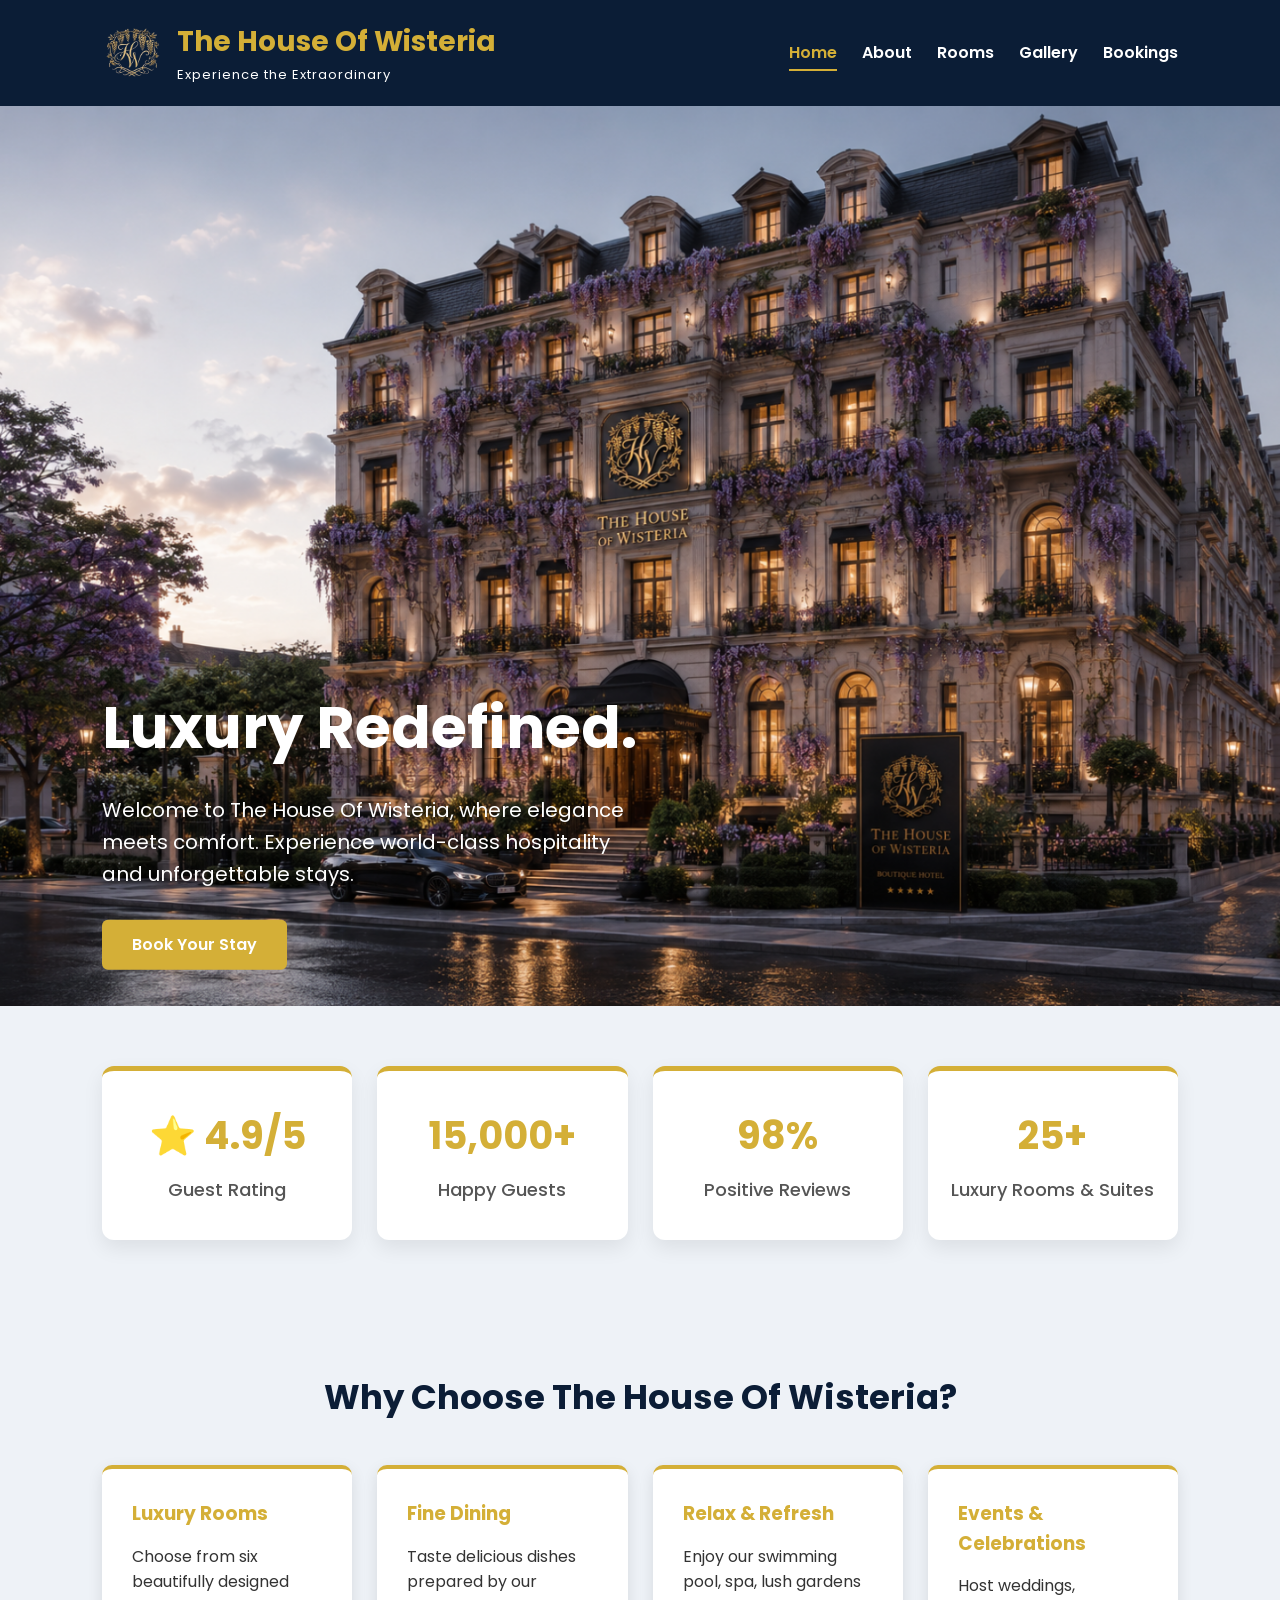
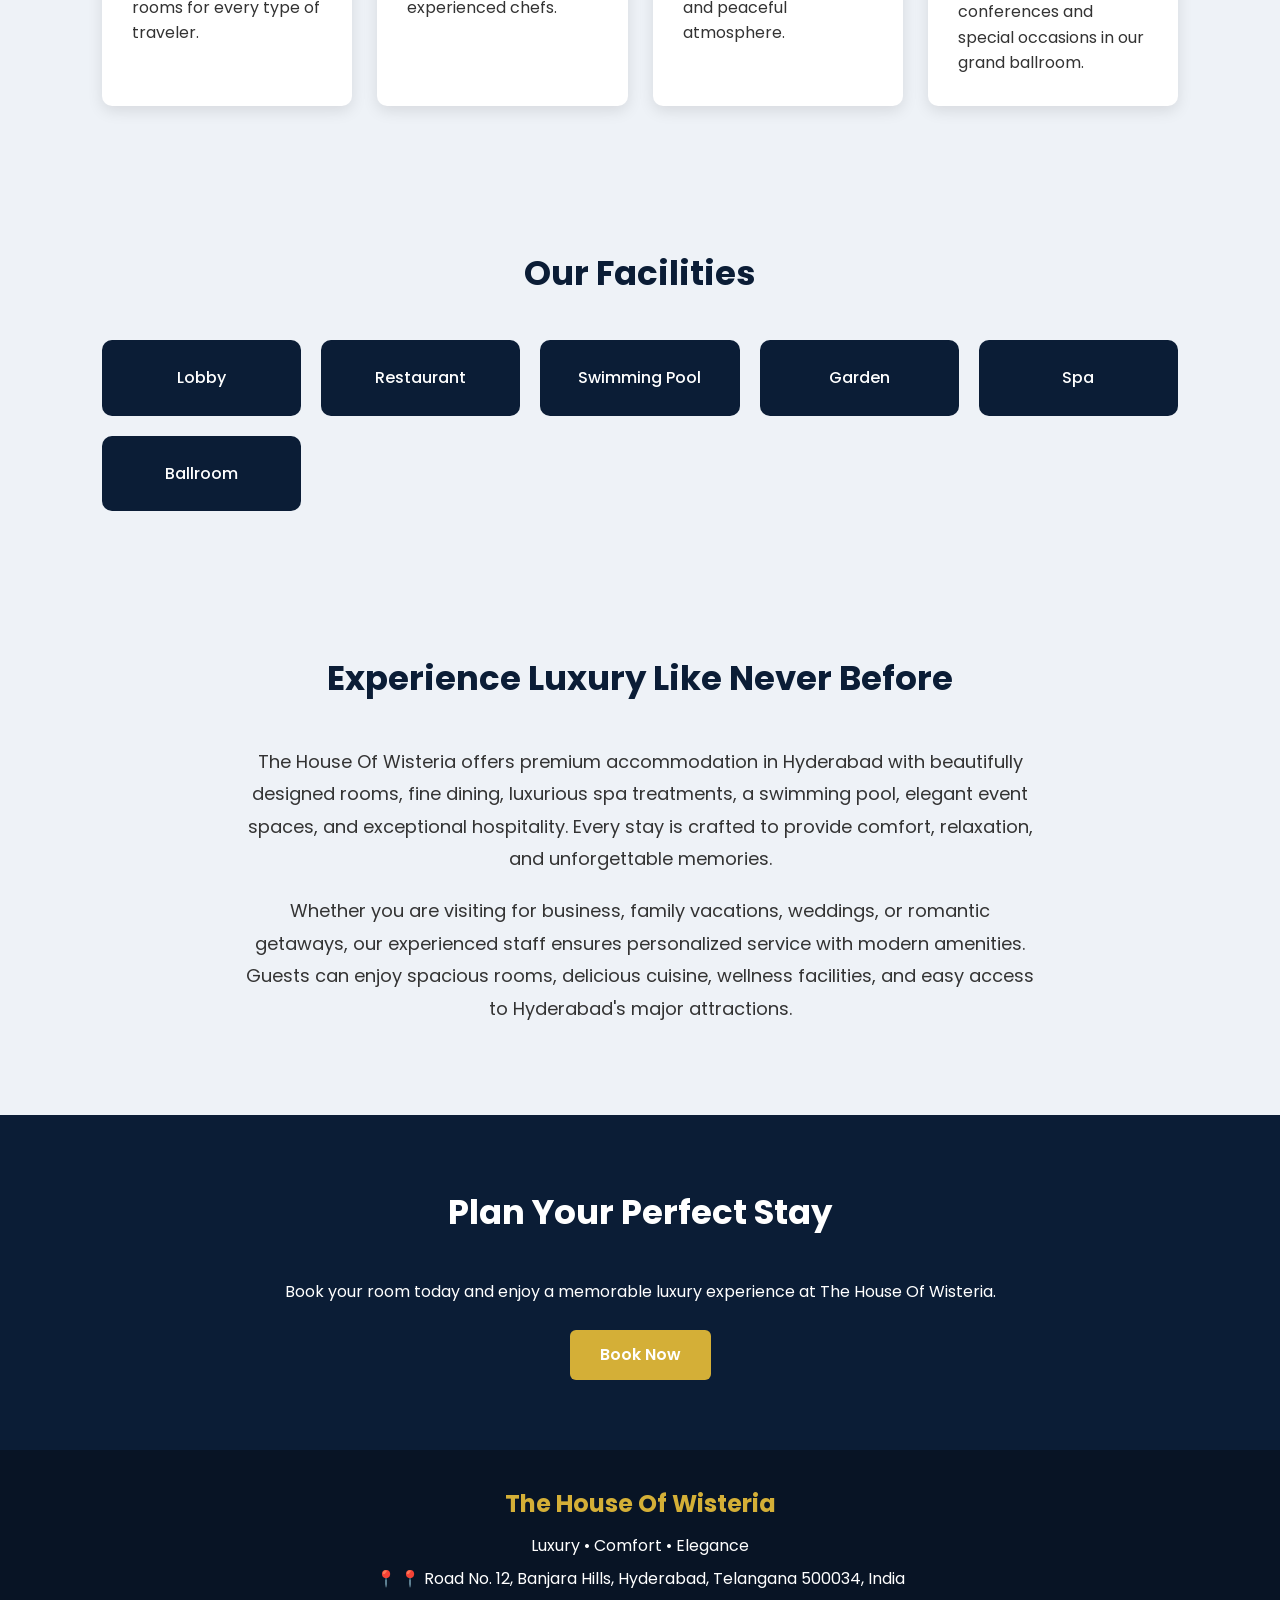
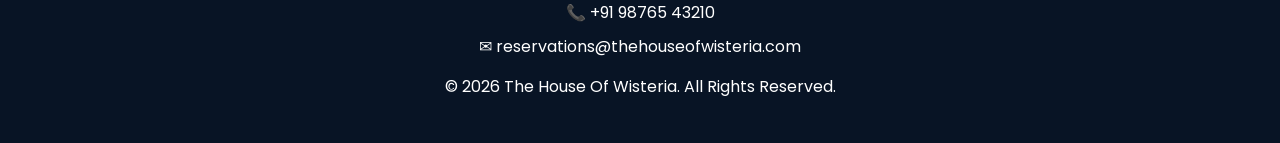
<file: index.html>
<!DOCTYPE html>
<html lang="en">

<head>
    <meta charset="UTF-8">
    <meta name="viewport" content="width=device-width, initial-scale=1.0">
    <title>The House Of Wisteria | Luxury Hotel, Spa & Ballroom in Hyderabad</title>
    <meta name="description"
        content="Experience luxury at The House Of Wisteria in Hyderabad. Elegant rooms, fine dining, spa, swimming pool, ballroom and premium hospitality.">
    <meta name="keywords"
        content="Luxury Hotel Hyderabad, The House Of Wisteria, Hotel Booking, Deluxe rooms, Spa, Ballroom">
    <link rel="canonical" href="https://the-house-of-wisteria.netlify.app/">
    <meta property="og:title" content="The House Of Wisteria">
    <meta property="og:description" content="Luxury Hotel in Hyderabad">
    <meta property="og:image" content="https://the-house-of-wisteria.netlify.app/images/hotel exterior.png">
    <meta property="og:type" content="website">
    <meta name="twitter:card" content="summary_large_image">
    <meta name="twitter:title" content="The House Of Wisteria">
    <meta name="twitter:description" content="Luxury Hotel in Hyderabad">
    <link rel="stylesheet" href="css/style.css">
    <script type="application/ld+json">
    {
      "@context":"https://schema.org",
      "@type":"Hotel",
      "name":"The House Of Wisteria",
      "telephone":"+91 98765 43210",
      "url":"https://the-house-of-wisteria.netlify.app/"
    }
    </script>
</head>

<body>

<header>
<div class="logo">
    <a href="index.html">
        <img src="images/logo.png" alt="The House Of Wisteria Logo">
    </a>
    <div class="logo-text">
        <h2>The House Of Wisteria</h2>
        <p>Experience the Extraordinary</p>
    </div>
</div>

<nav>
<ul>
<li><a href="index.html" class="active">Home</a></li>
<li><a href="about.html">About</a></li>
<li><a href="rooms.html">Rooms</a></li>
<li><a href="gallery.html">Gallery</a></li>
<li><a href="booking.html">Bookings</a></li>
</ul>
</nav> 

<div class="menu-btn" onclick="toggleMenu()">
☰
</div>
</header>

<section class="hero">
    <img src="images/hotel exterior.png" alt="The House Of Wisteria Hotel">
    <div class="hero-overlay">
        <h1>Luxury Redefined.</h1>
        <p>
            Welcome to The House Of Wisteria, where elegance meets comfort.
            Experience world-class hospitality and unforgettable stays.
        </p>
        <a href="booking.html" class="btn">
            Book Your Stay
        </a>
    </div>
</section>

<!-- Trust / Statistics Section -->

<section class="stats">
    <div class="stat-box">
        <h2>⭐ 4.9/5</h2>
        <p>Guest Rating</p>
    </div>
    <div class="stat-box">
        <h2>15,000+</h2>
        <p>Happy Guests</p>
    </div>
    <div class="stat-box">
        <h2>98%</h2>
        <p>Positive Reviews</p>
    </div>
    <div class="stat-box">
        <h2>25+</h2>
        <p>Luxury Rooms & Suites</p>
    </div>
</section>

<section class="highlights">
<h2>Why Choose The House Of Wisteria?</h2>
<div class="cards">
<div class="card">
<h3>Luxury Rooms</h3>
<p>
Choose from six beautifully designed rooms for every type of traveler.
</p>
</div>
<div class="card">
<h3>Fine Dining</h3>
<p>
Taste delicious dishes prepared by our experienced chefs.
</p>
</div>
<div class="card">
<h3>Relax & Refresh</h3>
<p>
Enjoy our swimming pool, spa, lush gardens and peaceful atmosphere.
</p>
</div>
<div class="card">
<h3>Events & Celebrations</h3>
<p>
Host weddings, conferences and special occasions in our grand ballroom.
</p>
</div>
</div>
</section>

<section class="facilities">
<h2>Our Facilities</h2>
<div class="facility-list">
<div class="facility">Lobby</div>
<div class="facility">Restaurant</div>
<div class="facility">Swimming Pool</div>
<div class="facility">Garden</div>
<div class="facility">Spa</div>
<div class="facility">Ballroom</div>
</div>
</section>

<section class="about-home">
<h2>Experience Luxury Like Never Before</h2>
<p>
The House Of Wisteria offers premium accommodation in Hyderabad with beautifully designed rooms, fine dining, luxurious spa treatments, a swimming pool, elegant event spaces, and exceptional hospitality. Every stay is crafted to provide comfort, relaxation, and unforgettable memories.
</p>
<p>
Whether you are visiting for business, family vacations, weddings, or romantic getaways, our experienced staff ensures personalized service with modern amenities. Guests can enjoy spacious rooms, delicious cuisine, wellness facilities, and easy access to Hyderabad's major attractions.
</p>
</section>

<section class="cta">
<h2>Plan Your Perfect Stay</h2>
<p>
Book your room today and enjoy a memorable luxury experience at The House Of Wisteria.
</p>
<a href="booking.html" class="btn">Book Now</a>
</section>

<footer>
    <div class="footer-content">
        <h2>The House Of Wisteria</h2>
        <p>Luxury • Comfort • Elegance</p>
        <p>
            📍 📍 Road No. 12,
Banjara Hills,
Hyderabad,
Telangana 500034,
India
        </p>
        <p>
            📞 +91 98765 43210
        </p>
        <p>
            ✉ reservations@thehouseofwisteria.com
        </p>
        <p style="margin-top:15px;">
            © 2026 The House Of Wisteria. All Rights Reserved.
        </p>
    </div>
</footer>

<script src="js/script.js"></script>

<!--Start of Tawk.to Script-->
<script type="text/javascript">
var Tawk_API=Tawk_API||{}, Tawk_LoadStart=new Date();
(function(){
var s1=document.createElement("script"),s0=document.getElementsByTagName("script")[0];
s1.async=true;
s1.src='https://embed.tawk.to/6a45f58adb3b401d4891ce1b/1jsgke9un';
s1.charset='UTF-8';
s1.setAttribute('crossorigin','*');
s0.parentNode.insertBefore(s1,s0);
})();
</script>
<!--End of Tawk.to Script-->

</body>
</html>
</file>
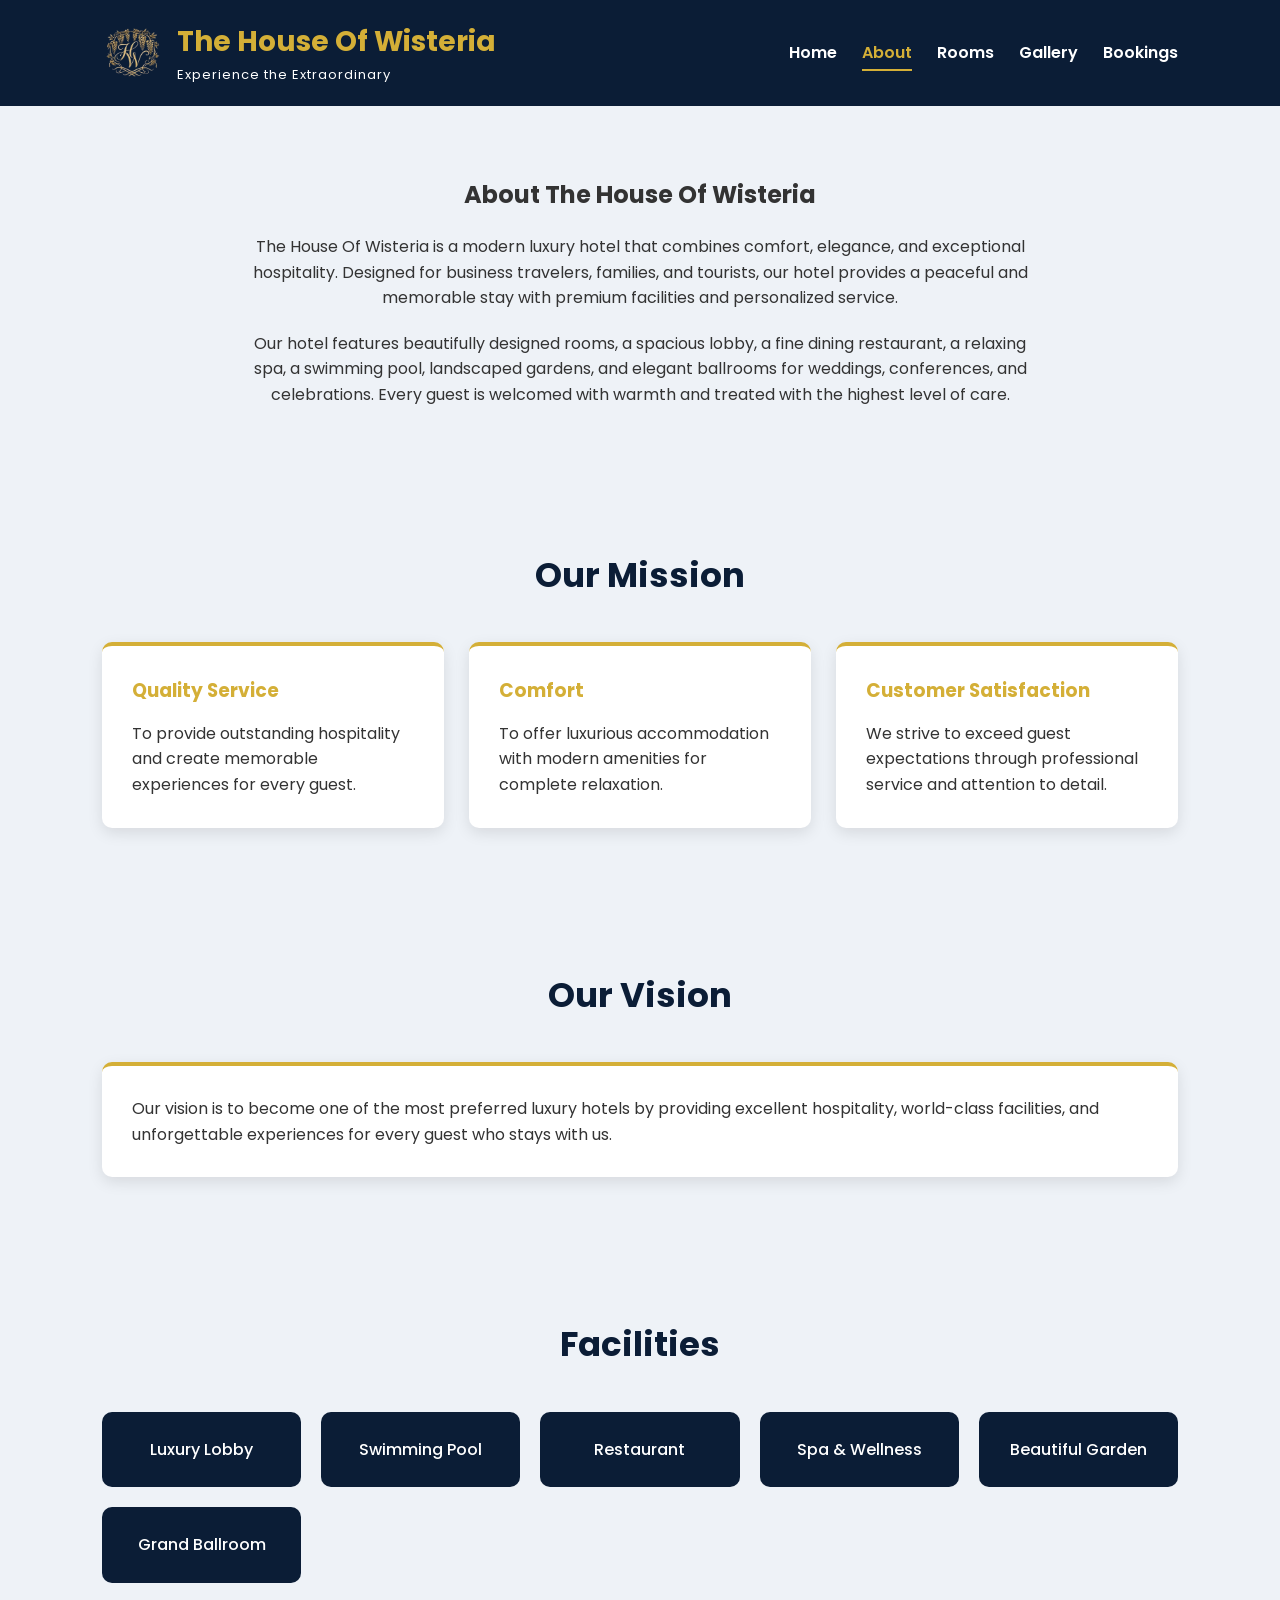
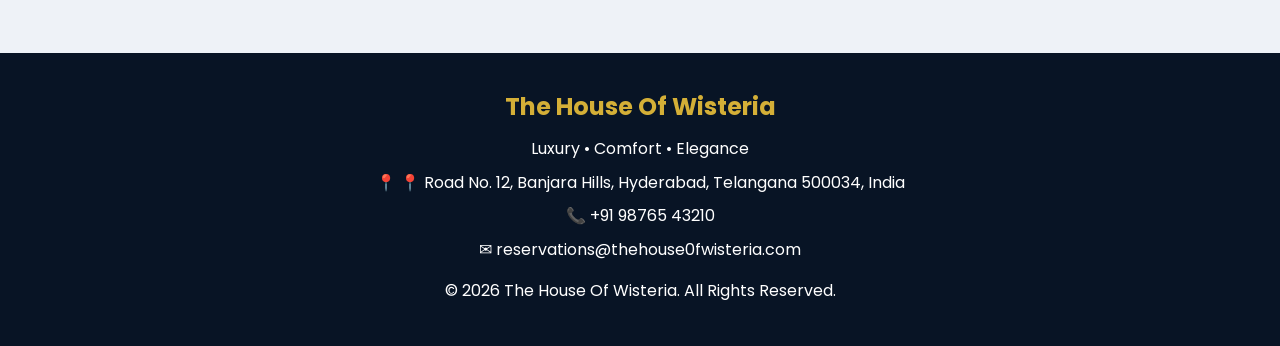
<file: about.html>
<!DOCTYPE html>
<html lang="en">

<head>
    <meta charset="UTF-8">
    <meta name="viewport" content="width=device-width, initial-scale=1.0">
    <title>The House Of Wisteria | Luxury Hotel, Spa & Ballroom in Hyderabad</title>
    <meta name="description"
        content="Experience luxury at The House Of Wisteria in Hyderabad. Elegant rooms, fine dining, spa, swimming pool, ballroom and premium hospitality.">
    <meta name="keywords"
        content="Luxury Hotel Hyderabad, The House Of Wisteria, Hotel Booking, Deluxe rooms, Spa, Ballroom">
    <link rel="canonical" href="https://the-house-of-wisteria.netlify.app/">
    <meta property="og:title" content="The House Of Wisteria">
    <meta property="og:description" content="Luxury Hotel in Hyderabad">
    <meta property="og:image" content="https://the-house-of-wisteria.netlify.app/images/hotel exterior.png">
    <meta property="og:type" content="website">
    <meta name="twitter:card" content="summary_large_image">
    <meta name="twitter:title" content="The House Of Wisteria">
    <meta name="twitter:description" content="Luxury Hotel in Hyderabad">
    <link rel="stylesheet" href="css/style.css">
    <script type="application/ld+json">
    {
      "@context":"https://schema.org",
      "@type":"Hotel",
      "name":"The House Of Wisteria",
      "telephone":"+91 98765 43210",
      "url":"https://the-house-of-wisteria.netlify.app/"
    }
    </script>
</head>


<body>

<header>
     <div class="logo">
        <img src="images/logo.png" alt="The House Of Wisteria Logo">
        <div class="logo-text">
        <h2>The House Of Wisteria</h2>
        <p>Experience the Extraordinary</p>
    </div></div>
    <nav>
        <ul>
            <li><a href="index.html">Home</a></li>
            <li><a href="about.html" class="active">About</a></li>
            <li><a href="rooms.html">Rooms</a></li>
            <li><a href="gallery.html">Gallery</a></li>
            <li><a href="booking.html">Bookings</a></li>
        </ul>
    </nav>
    <div class="menu-btn" onclick="toggleMenu()">
        ☰
    </div>
</header>

<section class="about-content">
    <h1>About The House Of Wisteria</h1>
    <p>
        The House Of Wisteria is a modern luxury hotel that combines comfort, elegance, and exceptional hospitality.
        Designed for business travelers, families, and tourists, our hotel provides a peaceful and memorable stay
        with premium facilities and personalized service.
    </p>
    <p>
        Our hotel features beautifully designed rooms, a spacious lobby, a fine dining restaurant, a relaxing spa,
        a swimming pool, landscaped gardens, and elegant ballrooms for weddings, conferences, and celebrations.
        Every guest is welcomed with warmth and treated with the highest level of care.
    </p>
</section>

<section>
    <h2>Our Mission</h2>
    <div class="cards">
        <div class="card">
            <h3>Quality Service</h3>
            <p>
                To provide outstanding hospitality and create memorable experiences for every guest.
            </p>
        </div>
        <div class="card">
            <h3>Comfort</h3>
            <p>
                To offer luxurious accommodation with modern amenities for complete relaxation.
            </p>
        </div>
        <div class="card">
            <h3>Customer Satisfaction</h3>
            <p>
                We strive to exceed guest expectations through professional service and attention to detail.
            </p>
        </div>
    </div>
</section>

<section>
    <h2>Our Vision</h2>
    <div class="card">
        <p>
            Our vision is to become one of the most preferred luxury hotels by providing excellent hospitality,
            world-class facilities, and unforgettable experiences for every guest who stays with us.
        </p>
    </div>
</section>

<section>
    <h2>Facilities</h2>
    <div class="facility-list">
        <div class="facility">Luxury Lobby</div>
        <div class="facility">Swimming Pool</div>
        <div class="facility">Restaurant</div>
        <div class="facility">Spa & Wellness</div>
        <div class="facility">Beautiful Garden</div>
        <div class="facility">Grand Ballroom</div>
    </div>
</section>

<footer>
    <div class="footer-content">
        <h2>The House Of Wisteria</h2>
        <p>Luxury • Comfort • Elegance</p>
        <p>
            📍 📍 Road No. 12,
Banjara Hills,
Hyderabad,
Telangana 500034,
India
        </p>
        <p>
            📞 +91 98765 43210
        </p>
        <p>
            ✉ reservations@thehouse0fwisteria.com
        </p>
        <p style="margin-top:15px;">
            © 2026 The House Of Wisteria. All Rights Reserved.
        </p>
    </div>
</footer>

<script src="js/script.js"></script>

<!--Start of Tawk.to Script-->
<script type="text/javascript">
var Tawk_API=Tawk_API||{}, Tawk_LoadStart=new Date();
(function(){
var s1=document.createElement("script"),s0=document.getElementsByTagName("script")[0];
s1.async=true;
s1.src='https://embed.tawk.to/6a45f58adb3b401d4891ce1b/1jsgke9un';
s1.charset='UTF-8';
s1.setAttribute('crossorigin','*');
s0.parentNode.insertBefore(s1,s0);
})();
</script>
<!--End of Tawk.to Script-->

</body>

</html>
</file>
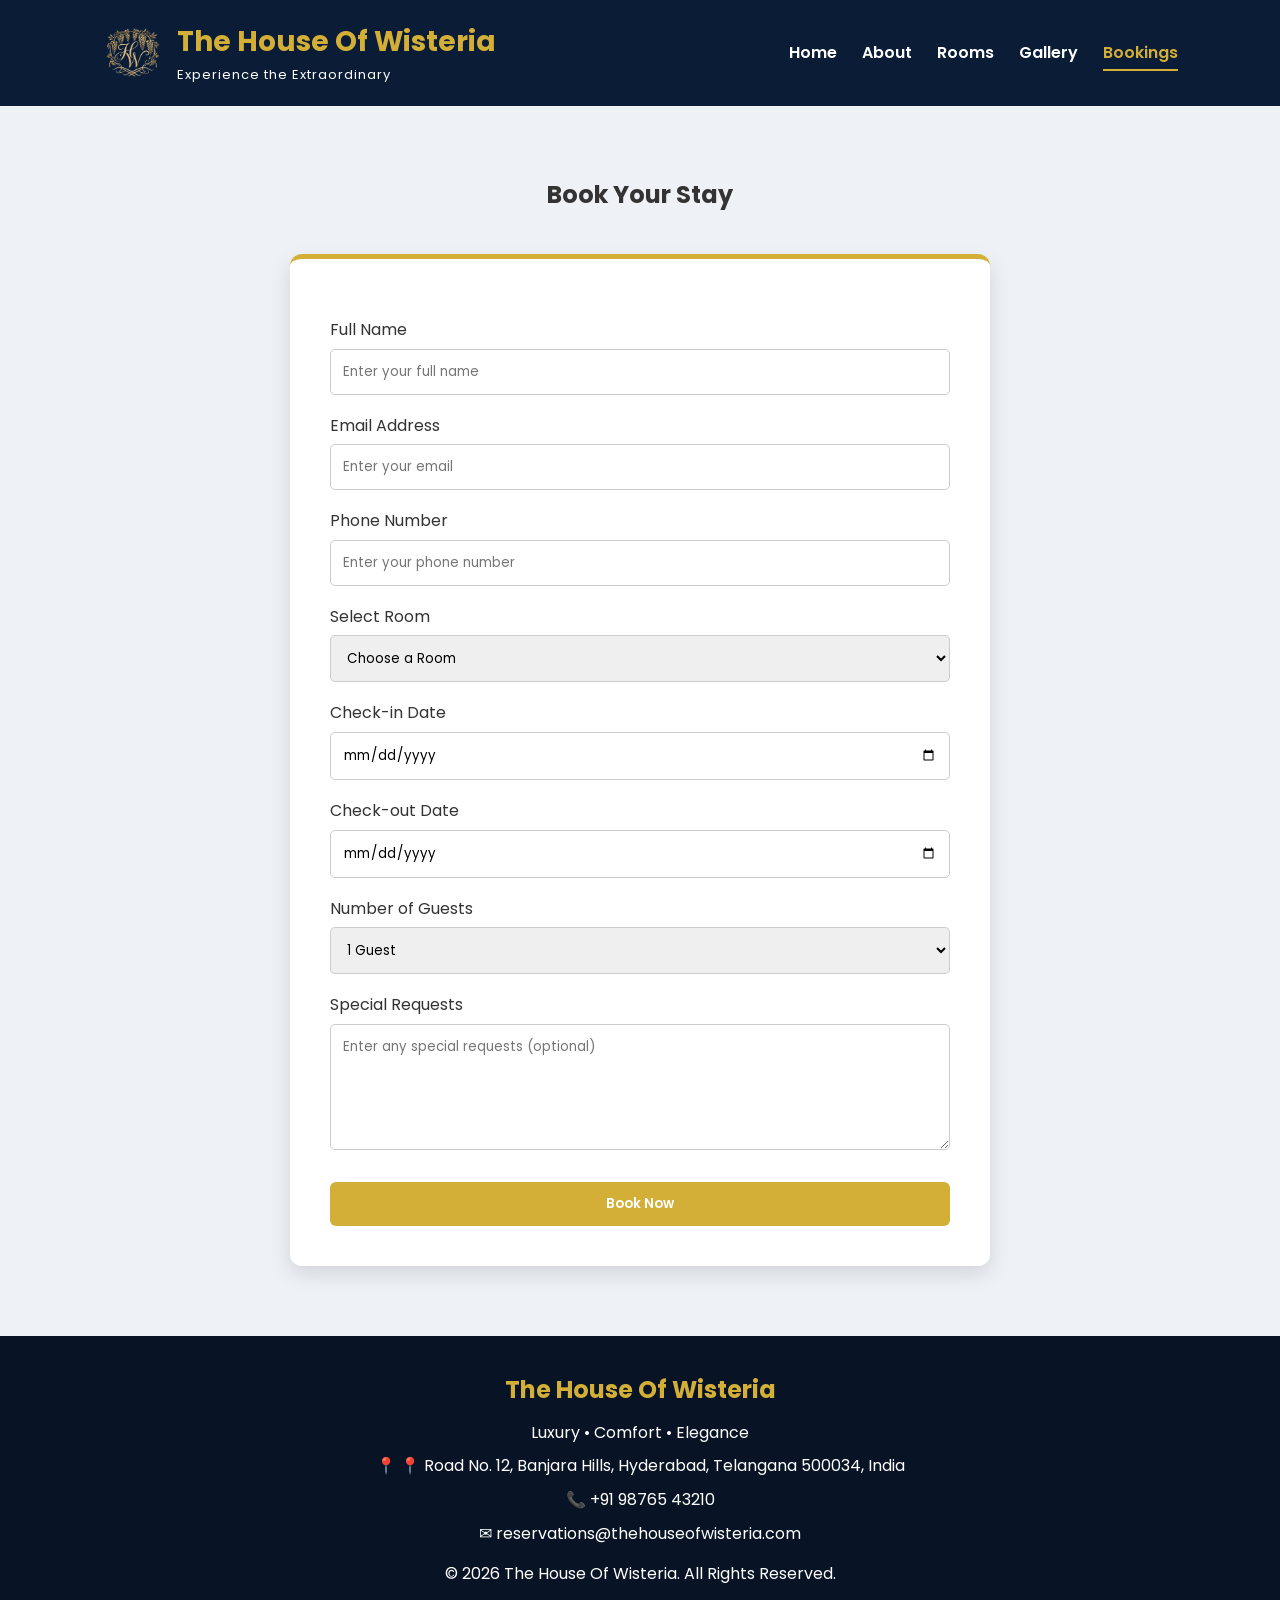
<file: booking.html>
<!DOCTYPE html>
<html lang="en">

<head>
    <meta charset="UTF-8">
    <meta name="viewport" content="width=device-width, initial-scale=1.0">
    <title>The House Of Wisteria | Luxury Hotel, Spa & Ballroom in Hyderabad</title>
    <meta name="description"
        content="Experience luxury at The House Of Wisteria in Hyderabad. Elegant rooms, fine dining, spa, swimming pool, ballroom and premium hospitality.">
    <meta name="keywords"
        content="Luxury Hotel Hyderabad, The House Of Wisteria, Hotel Booking, Deluxe rooms, Spa, Ballroom">
    <link rel="canonical" href="https://the-house-of-wisteria.netlify.app/">
    <meta property="og:title" content="The House Of Wisteria">
    <meta property="og:description" content="Luxury Hotel in Hyderabad">
    <meta property="og:image" content="https://the-house-of-wisteria.netlify.app/images/hotel exterior.png">
    <meta property="og:type" content="website">
    <meta name="twitter:card" content="summary_large_image">
    <meta name="twitter:title" content="The House Of Wisteria">
    <meta name="twitter:description" content="Luxury Hotel in Hyderabad">
    <link rel="stylesheet" href="css/style.css">
    <script type="application/ld+json">
    {
      "@context":"https://schema.org",
      "@type":"Hotel",
      "name":"The House Of Wisteria",
      "telephone":"+91 98765 43210",
      "url":"https://the-house-of-wisteria.netlify.app/"
    }
    </script>
</head>


<body>

<header>
    <div class="logo">
        <img src="images/logo.png" alt="The House Of Wisteria Logo">
        <div class="logo-text">
        <h2>The House Of Wisteria</h2>
        <p>Experience the Extraordinary</p>
    </div></div>
    <nav>
        <ul>
            <li><a href="index.html">Home</a></li>
            <li><a href="about.html">About</a></li>
            <li><a href="rooms.html">Rooms</a></li>
            <li><a href="gallery.html">Gallery</a></li>
            <li><a href="booking.html" class="active">Bookings</a></li>
        </ul>
    </nav>
    <div class="menu-btn" onclick="toggleMenu()">
        ☰
    </div>
</header>

<section>
    <h1 style="text-align:center; margin-bottom:40px;">Book Your Stay</h1>

    <form class="booking-form" id="bookingForm">
        <label for="name">Full Name</label>
        <input type="text" id="name" placeholder="Enter your full name">
        <label for="email">Email Address</label>
        <input type="email" id="email" placeholder="Enter your email">
        <label for="phone">Phone Number</label>
        <input type="tel" id="phone" placeholder="Enter your phone number">
        <label for="room">Select Room</label>
        <select id="room">
            <option value="">Choose a Room</option>
            <option>Standard Room - ₹5,999 / Night</option>
            <option>Deluxe Room - ₹8,999 / Night</option>
            <option>Executive Room - ₹13,999 / Night</option>
            <option>Luxury Suite - ₹18,999 / Night</option>
            <option>Family Room - ₹24,999 / Night</option>
            <option>Presidential Room - ₹49,999 / Night</option>
        </select>
        <label for="checkin">Check-in Date</label>
        <input type="date" id="checkin">
        <label for="checkout">Check-out Date</label>
        <input type="date" id="checkout">
        <label for="guests">Number of Guests</label>
        <select id="guests">
            <option>1 Guest</option>
            <option>2 Guests</option>
            <option>3 Guests</option>
            <option>4 Guests</option>
            <option>5 Guests</option>
            <option>6 Guests</option>
        </select>
        <label for="message">Special Requests</label>
        <textarea id="message" rows="5"
            placeholder="Enter any special requests (optional)"></textarea>
        <button type="submit" class="btn">
            Book Now
        </button>
    </form>
</section>

<footer>
    <div class="footer-content">
        <h2>The House Of Wisteria</h2>
        <p>Luxury • Comfort • Elegance</p>
        <p>
            📍 📍 Road No. 12,
Banjara Hills,
Hyderabad,
Telangana 500034,
India
        </p>
        <p>
            📞 +91 98765 43210
        </p>
        <p>
            ✉ reservations@thehouseofwisteria.com
        </p>
        <p style="margin-top:15px;">
            © 2026 The House Of Wisteria. All Rights Reserved.
        </p>
    </div>
</footer>

<script src="js/script.js"></script>
 <!--Start of Tawk.to Script-->
<script type="text/javascript">
var Tawk_API=Tawk_API||{}, Tawk_LoadStart=new Date();
(function(){
var s1=document.createElement("script"),s0=document.getElementsByTagName("script")[0];
s1.async=true;
s1.src='https://embed.tawk.to/6a45f58adb3b401d4891ce1b/1jsgke9un';
s1.charset='UTF-8';
s1.setAttribute('crossorigin','*');
s0.parentNode.insertBefore(s1,s0);
})();
</script>
<!--End of Tawk.to Script-->

</body>

</html>
</file>
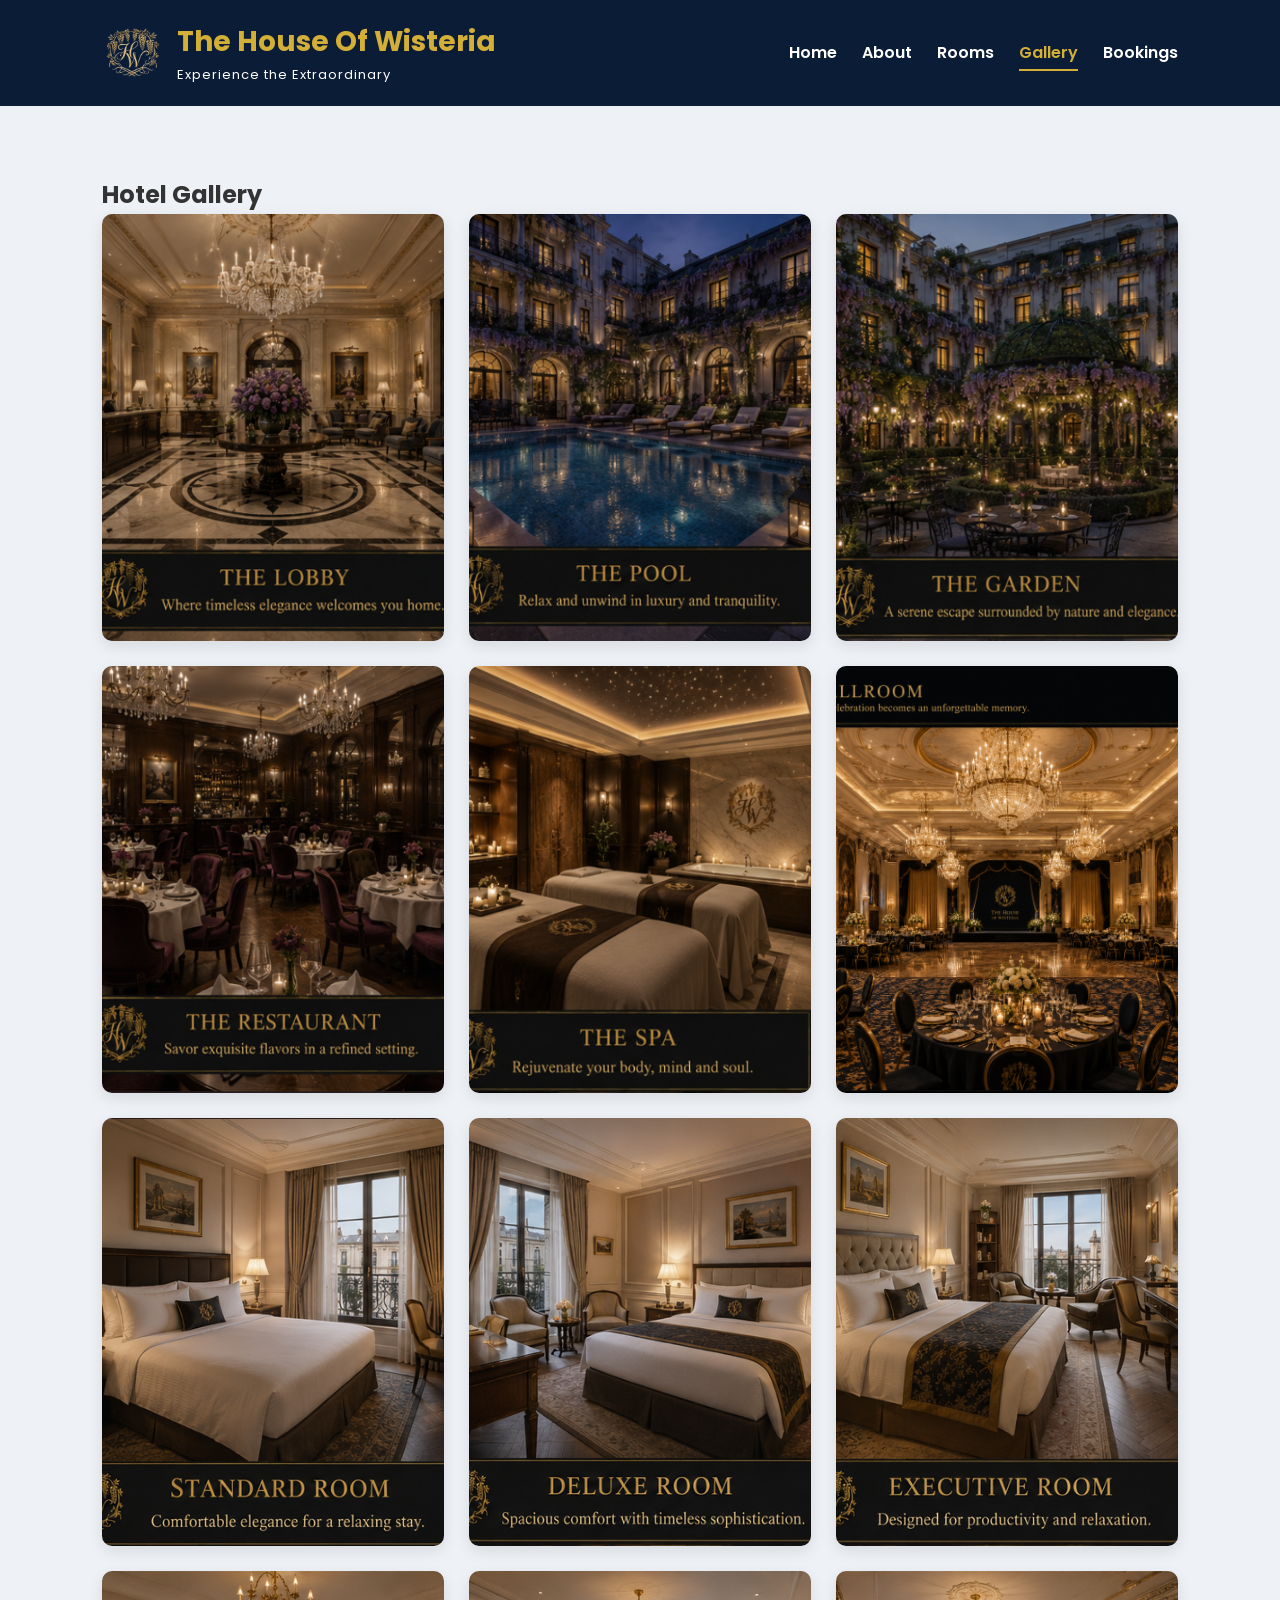
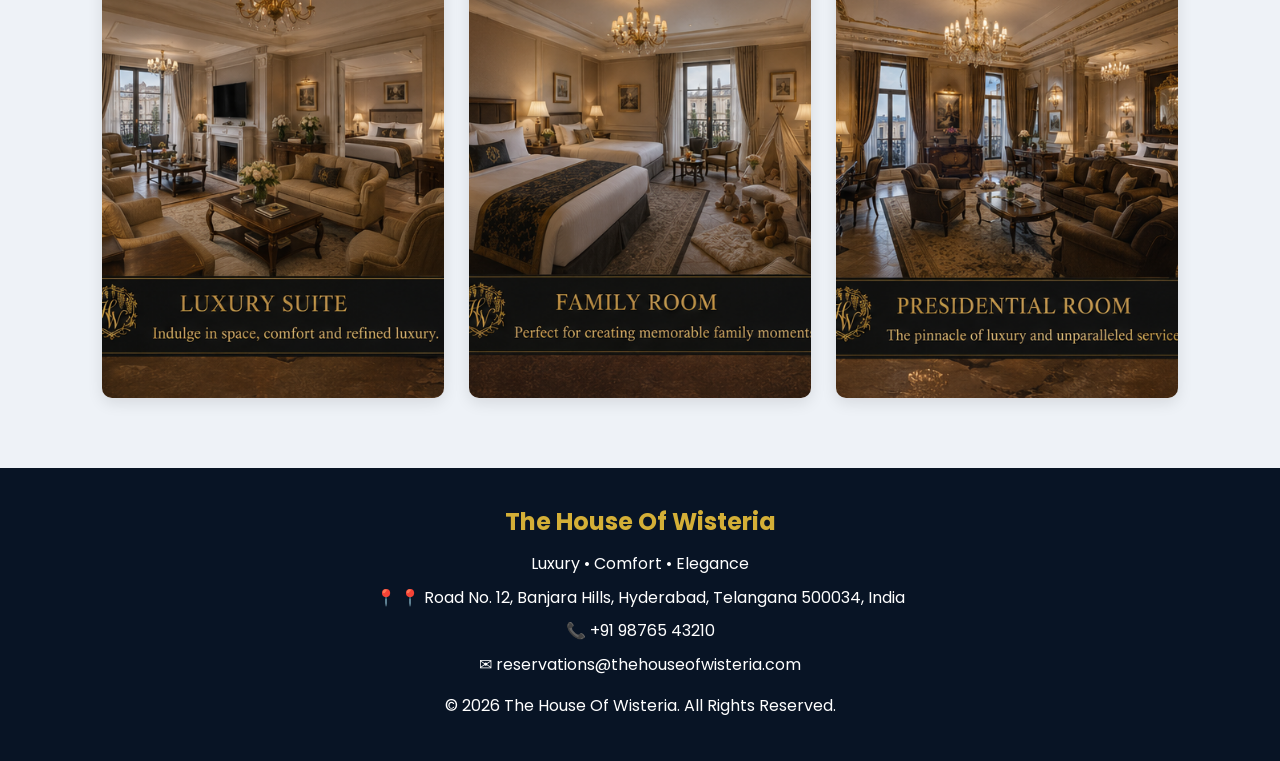
<file: gallery.html>
<!DOCTYPE html>
<html lang="en">

<head>
    <meta charset="UTF-8">
    <meta name="viewport" content="width=device-width, initial-scale=1.0">
    <title>The House Of Wisteria | Luxury Hotel, Spa & Ballroom in Hyderabad</title>
    <meta name="description"
        content="Experience luxury at The House Of Wisteria in Hyderabad. Elegant rooms, fine dining, spa, swimming pool, ballroom and premium hospitality.">
    <meta name="keywords"
        content="Luxury Hotel Hyderabad, The House Of Wisteria, Hotel Booking, Deluxe rooms, Spa, Ballroom">
    <link rel="canonical" href="https://the-house-of-wisteria.netlify.app/">
    <meta property="og:title" content="The House Of Wisteria">
    <meta property="og:description" content="Luxury Hotel in Hyderabad">
    <meta property="og:image" content="https://the-house-of-wisteria.netlify.app/images/hotel exterior.png">
    <meta property="og:type" content="website">
    <meta name="twitter:card" content="summary_large_image">
    <meta name="twitter:title" content="The House Of Wisteria">
    <meta name="twitter:description" content="Luxury Hotel in Hyderabad">
    <link rel="stylesheet" href="css/style.css">
    <script type="application/ld+json">
    {
      "@context":"https://schema.org",
      "@type":"Hotel",
      "name":"The House Of Wisteria",
      "telephone":"+91 98765 43210",
      "url":"https://the-house-of-wisteria.netlify.app/"
    }
    </script>
</head>


<body>

<header>
     <div class="logo">
        <img src="images/logo.png" alt="The House Of Wisteria Logo">
        <div class="logo-text">
        <h2>The House Of Wisteria</h2>
        <p>Experience the Extraordinary</p>
    </div></div>
    <nav>
        <ul>
            <li><a href="index.html">Home</a></li>
            <li><a href="about.html">About</a></li>
            <li><a href="rooms.html">Rooms</a></li>
            <li><a href="gallery.html" class="active">Gallery</a></li>
            <li><a href="booking.html">Bookings</a></li>
        </ul>
    </nav>
    <div class="menu-btn" onclick="toggleMenu()">
        ☰
    </div>
</header>

<section>
    <h1>Hotel Gallery</h1>
    <div class="gallery-grid">
        <figure>
            <img src="images/lobby.png" alt="Luxury Hotel Lobby">
        </figure>
        <figure>
            <img src="images/pool.png" alt="Swimming Pool">
        </figure>
        <figure>
            <img src="images/garden.png" alt="Hotel Garden">
        </figure>
        <figure>
            <img src="images/restaurant.png" alt="Fine Dining Restaurant">
        </figure>
        <figure>
            <img src="images/spa.png" alt="Luxury Spa">
        </figure>
        <figure>
            <img src="images/ballroom.png" alt="Grand Ballroom">
        </figure>
        <figure>
            <img src="images/room1.png" alt="Standard Room">
        </figure>
        <figure>
            <img src="images/room2.png" alt="Deluxe Room">
        </figure>
        <figure>
            <img src="images/room3.png" alt="Executive Room">
        </figure>
        <figure>
            <img src="images/room4.png" alt="Luxury Suite">
        </figure>
        <figure>
            <img src="images/room5.png" alt="Family Room">
        </figure>
        <figure>
            <img src="images/room6.png" alt="Presidential Room">
        </figure>
    </div>
</section>

<footer>
    <div class="footer-content">
        <h2>The House Of Wisteria</h2>
        <p>Luxury • Comfort • Elegance</p>
        <p>
            📍 📍 Road No. 12,
Banjara Hills,
Hyderabad,
Telangana 500034,
India
        </p>
        <p>
            📞 +91 98765 43210
        </p>
        <p>
            ✉ reservations@thehouseofwisteria.com
        </p>
        <p style="margin-top:15px;">
            © 2026 The House Of Wisteria. All Rights Reserved.
        </p>
    </div>
</footer>

<script src="js/script.js"></script>
 <!--Start of Tawk.to Script-->
<script type="text/javascript">
var Tawk_API=Tawk_API||{}, Tawk_LoadStart=new Date();
(function(){
var s1=document.createElement("script"),s0=document.getElementsByTagName("script")[0];
s1.async=true;
s1.src='https://embed.tawk.to/6a45f58adb3b401d4891ce1b/1jsgke9un';
s1.charset='UTF-8';
s1.setAttribute('crossorigin','*');
s0.parentNode.insertBefore(s1,s0);
})();
</script>
<!--End of Tawk.to Script-->

</body>

</html>
</file>
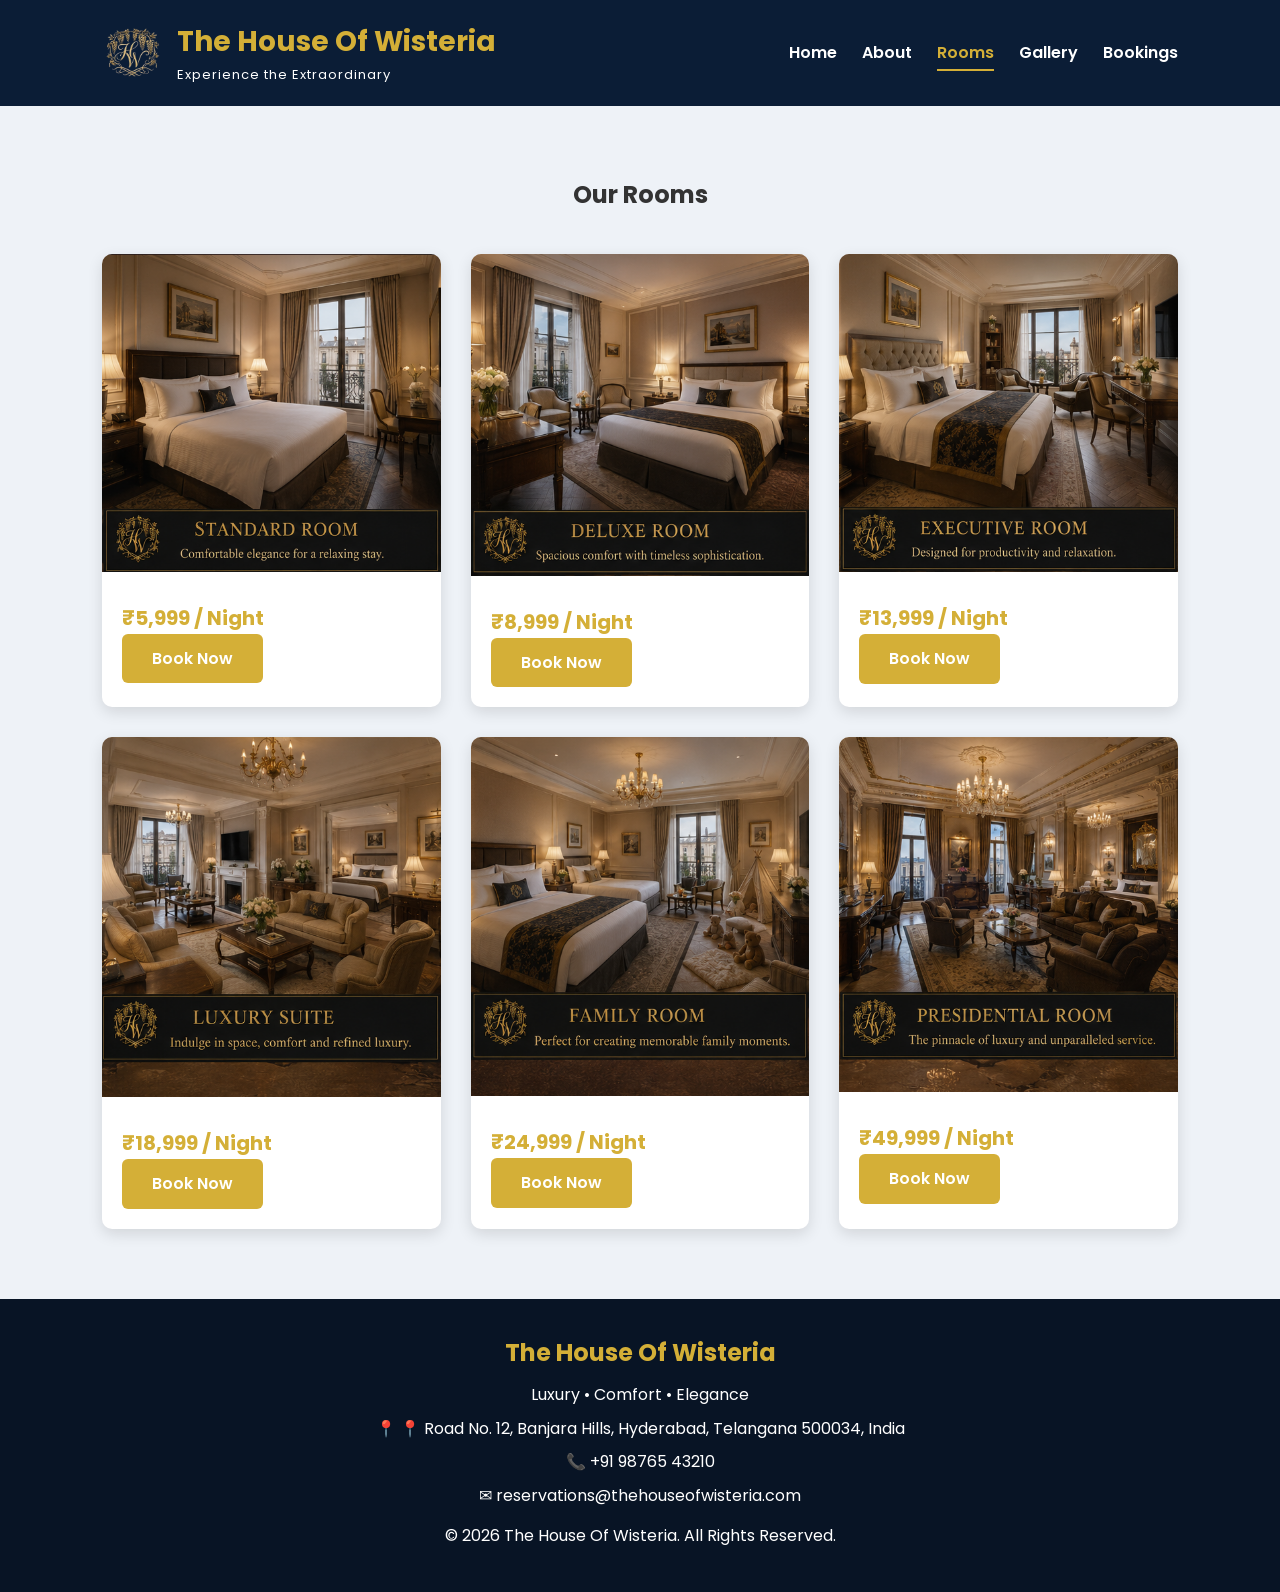
<file: rooms.html>
<!DOCTYPE html>
<html lang="en">

<head>
    <meta charset="UTF-8">
    <meta name="viewport" content="width=device-width, initial-scale=1.0">
    <title>The House Of Wisteria | Luxury Hotel, Spa & Ballroom in Hyderabad</title>
    <meta name="description"
        content="Experience luxury at The House Of Wisteria in Hyderabad. Elegant rooms, fine dining, spa, swimming pool, ballroom and premium hospitality.">
    <meta name="keywords"
        content="Luxury Hotel Hyderabad, The House Of Wisteria, Hotel Booking, Deluxe rooms, Spa, Ballroom">
    <link rel="canonical" href="https://the-house-of-wisteria.netlify.app/">
    <meta property="og:title" content="The House Of Wisteria">
    <meta property="og:description" content="Luxury Hotel in Hyderabad">
    <meta property="og:image" content="https://the-house-of-wisteria.netlify.app/images/hotel exterior.png">
    <meta property="og:type" content="website">
    <meta name="twitter:card" content="summary_large_image">
    <meta name="twitter:title" content="The House Of Wisteria">
    <meta name="twitter:description" content="Luxury Hotel in Hyderabad">
    <link rel="stylesheet" href="css/style.css">
    <script type="application/ld+json">
    {
      "@context":"https://schema.org",
      "@type":"Hotel",
      "name":"The House Of Wisteria",
      "telephone":"+91 98765 43210",
      "url":"https://the-house-of-wisteria.netlify.app/"
    }
    </script>
</head>


<body>

<header>
    <div class="logo">
        <img src="images/logo.png" alt="The House Of Wisteria Logo">
        <div class="logo-text">
        <h2>The House Of Wisteria</h2>
        <p>Experience the Extraordinary</p>
    </div>
    </div>
    <nav>
        <ul>
            <li><a href="index.html">Home</a></li>
            <li><a href="about.html">About</a></li>
            <li><a href="rooms.html" class="active">Rooms</a></li>
            <li><a href="gallery.html">Gallery</a></li>
            <li><a href="booking.html">Bookings</a></li>
        </ul>
    </nav>
    <div class="menu-btn" onclick="toggleMenu()">
        ☰
    </div>
</header>

<section>
    <h1 style="text-align:center; margin-bottom:40px;">Our Rooms</h1>
    <div class="room-grid">
        <!-- Standard Room -->
        <div class="room-card">
            <img src="images/room1.png" alt="Standard Room">
            <div class="room-info">   
                <p class="price">₹5,999 / Night</p>
                <a href="booking.html" class="btn">Book Now</a>
            </div>
        </div>
        <!-- Deluxe Room -->
        <div class="room-card">
            <img src="images/room2.png" alt="Deluxe Room">
            <div class="room-info">
                <p class="price">₹8,999 / Night</p>
                <a href="booking.html" class="btn">Book Now</a>
            </div>
        </div>
        <!-- Executive Room -->
        <div class="room-card">
            <img src="images/room3.png" alt="Executive Room">
            <div class="room-info">
                 <p class="price">₹13,999 / Night</p>
                <a href="booking.html" class="btn">Book Now</a>
            </div>
        </div>
        <!-- Luxury Suite -->
        <div class="room-card">
            <img src="images/room4.png" alt="Luxury Suite">
            <div class="room-info">
                 <p class="price">₹18,999 / Night</p>
                <a href="booking.html" class="btn">Book Now</a>
            </div>
        </div>
        <!-- Family Room -->
        <div class="room-card">
            <img src="images/room5.png" alt="Family Room">
            <div class="room-info">
                <p class="price">₹24,999 / Night</p>
                <a href="booking.html" class="btn">Book Now</a>
            </div>
        </div>
        <!-- Presidential Room -->
        <div class="room-card">
            <img src="images/room6.png" alt="Presidential Room">
            <div class="room-info">
                <p class="price">₹49,999 / Night</p>
                <a href="booking.html" class="btn">Book Now</a>
            </div>
        </div>
    </div>
</section>

<footer>
    <div class="footer-content">
        <h2>The House Of Wisteria</h2>
        <p>Luxury • Comfort • Elegance</p>
        <p>
            📍 📍 Road No. 12,
Banjara Hills,
Hyderabad,
Telangana 500034,
India
        </p>
        <p>
            📞 +91 98765 43210
        </p>
        <p>
            ✉ reservations@thehouseofwisteria.com
        </p>
        <p style="margin-top:15px;">
            © 2026 The House Of Wisteria. All Rights Reserved.
        </p>
    </div>
</footer>

<script src="js/script.js"></script>

<!--Start of Tawk.to Script-->
<script type="text/javascript">
var Tawk_API=Tawk_API||{}, Tawk_LoadStart=new Date();
(function(){
var s1=document.createElement("script"),s0=document.getElementsByTagName("script")[0];
s1.async=true;
s1.src='https://embed.tawk.to/6a45f58adb3b401d4891ce1b/1jsgke9un';
s1.charset='UTF-8';
s1.setAttribute('crossorigin','*');
s0.parentNode.insertBefore(s1,s0);
})();
</script>
<!--End of Tawk.to Script-->

</body>

</html>
</file>
<file: css/style.css>
/* ---------- Google Font ---------- */
@import url('https://fonts.googleapis.com/css2?family=Poppins:wght@300;400;500;600;700&display=swap');

/* ---------- Reset ---------- */

*{
    margin:0;
    padding:0;
    box-sizing:border-box;
    font-family:'Poppins',sans-serif;
}

html{
    scroll-behavior:smooth;
}

body{
     background:#eef2f7;
    color:#333;
    line-height:1.6;
}

/* ---------- Images ---------- */

img{
    display:block;
    max-width:100%;
    height:auto;
}

/* ---------- Header ---------- */

header{
    background:#0b1d36;
    color:white;
    display:flex;
    justify-content:space-between;
    align-items:center;
    padding:20px 8%;
    position:sticky;
    top:0;
    z-index:1000;
}

.logo{
    display:flex;
    align-items:center;
    gap:15px;
}

.logo img{
    width:60px;
    height:60px;
    object-fit:contain;
}

.logo-text h2{
    color:#d4af37;
    margin:0;
    font-size:28px;
}

.logo-text p{
    color:white;
    margin:0;
    font-size:13px;
    letter-spacing:1px;
}

nav ul{
    display:flex;
    list-style:none;
}

nav ul li{
    margin-left:25px;
}

nav ul li a{
    color:white;
    text-decoration:none;
    font-weight:600;
    padding-bottom:6px;
    transition:.3s;
}

nav ul li a:hover,
nav ul li a.active{
    color:#d4af37;
    border-bottom:2px solid #d4af37;
    padding-bottom:5px;
}

.menu-btn{
    display:none;
    font-size:30px;
    cursor:pointer;
}

/* ---------- Hero ---------- */

.hero{
    position:relative;
    width:100%;
    height:100vh;
    overflow:hidden;
}

.hero img{
    width:100%;
    height:100%;
    object-fit:cover;
    display:block;
}

.hero-overlay{
    position:absolute;
    top:80%;
    left:8%;
    transform:translateY(-50%);
    color:white;
    max-width:550px;
}

.hero-overlay h1{
    font-size:58px;
    margin-bottom:20px;
}

.hero-overlay p{
    font-size:20px;
    margin-bottom:30px;
}

/* ---------- Buttons ---------- */

.btn{
    display:inline-block;
    padding:12px 30px;
    background:#d4af37;
    color:white;
    text-decoration:none;
    border-radius:6px;
    transition:.3s;
    font-weight:600;
}

.btn:hover{
    background:#b58f1d;
    transform:translateY(-2px);

}

/* ---------- Sections ---------- */

section{
    padding:70px 8%;
}

.hero{
    padding:0;
    margin:0;
}

section h2{
    text-align:center;
    color:#0b1d36;
    margin-bottom:40px;
    font-size:34px;
}

/* ---------- Statistics ---------- */

.stats{
    background:#eef2f7;
    padding:60px 8%;
    display:grid;
    grid-template-columns:repeat(auto-fit,minmax(220px,1fr));
    gap:25px;
    text-align:center;
}

.stat-box{
    background:#fff;
    border-radius:12px;
    padding:35px 20px;
    box-shadow:0 8px 20px rgba(0,0,0,.08);
    border-top:5px solid #d4af37;
    transition:.3s;
}

.stat-box:hover{
    transform:translateY(-8px);
    box-shadow:0 15px 30px rgba(0,0,0,.15);
}

.stat-box h2{
    color:#d4af37;
    font-size:38px;
    margin-bottom:10px;
}

.stat-box p{
    color:#555;
    font-size:18px;
    font-weight:500;
}

/* ---------- Cards ---------- */

.cards{
    display:grid;
    grid-template-columns:repeat(auto-fit,minmax(250px,1fr));
    gap:25px;
}

.card{
    background:#ffffff;
    border-top:4px solid #d4af37;
    padding:30px;
    border-radius:10px;
    box-shadow:0 5px 15px rgba(0,0,0,.1);
    transition:.3s;
}

.card:hover{
    transform:translateY(-8px);
    box-shadow:0 15px 35px rgba(0,0,0,.18);
}

.card h3{
    color:#d4af37;
    margin-bottom:15px;
}

/* ---------- Facilities ---------- */

.facility-list{
    display:grid;
    grid-template-columns:repeat(auto-fit,minmax(180px,1fr));
    gap:20px;
}

.facility{
    background:#0b1d36;
    color:white;
    text-align:center;
    padding:25px;
    border-radius:10px;
    font-weight:500;
}

/* ---------- CTA ---------- */

.cta{
    text-align:center;
    background:#0b1d36;
    color:white;
}

.cta h2{
    color:white;
}

.cta p{
    margin-bottom:25px;
}

/* ---------- Footer ---------- */

footer{
    background:#081425;
    color:white;
    text-align:center;
    padding:35px 20px;
}

.footer-content h2{
    color:#d4af37;
    margin-bottom:10px;
}

.footer-content p{
    margin:8px 0;
}

/* ---------- Room Cards ---------- */

.room-grid{
    display:grid;
    grid-template-columns:repeat(auto-fit,minmax(300px,1fr));
    gap:30px;
}

.room-card{
    background:white;
    border-radius:10px;
    overflow:hidden;
    box-shadow:0 5px 15px rgba(0,0,0,.12);
    transition:.3s;
}

.room-card:hover{
    transform:translateY(-8px);
    box-shadow:0 15px 35px rgba(0,0,0,.18);
}

.room-card img{
    width:100%;
    height:auto;
    object-fit:contain;
    background:#eee;
}

.room-info{
    padding:20px;
}

.price{
    color:#d4af37;
    font-weight:bold;
    font-size:20px;
    margin-top:10px;
}

/* ---------- Gallery ---------- */

.gallery-grid{
    display:grid;
    grid-template-columns:repeat(auto-fit,minmax(280px,1fr));
    gap:25px;
}

.gallery-grid figure{
    background:#fafafa;
    border-radius:10px;
    overflow:hidden;
    box-shadow:0 5px 15px rgba(0,0,0,.1);
}

.gallery-grid img{
    width:100%;
    aspect-ratio:4/5;
    object-fit:cover;
    display:block;
}

.gallery-grid figure{
    overflow:hidden;
}

.gallery-grid img:hover{
    transform:scale(1.05);
}

.gallery-grid figcaption{
    padding:15px;
    text-align:center;
    font-weight:500;
}

/* ---------- Booking Form ---------- */

.booking-form{
    max-width:700px;
    margin:auto;
     background:#ffffff;
    border-top:5px solid #d4af37;
    padding:40px;
    border-radius:12px;
    box-shadow:0 8px 20px rgba(0,0,0,.12);
}

.booking-form label{
    display:block;
    margin-top:18px;
    margin-bottom:6px;
}

.booking-form input,
.booking-form select,
.booking-form textarea{
    width:100%;
    padding:12px;
    border:1px solid #ccc;
    border-radius:5px;
    outline:none;
}

.booking-form textarea{
    resize:vertical;
}

.booking-form button{
    margin-top:25px;
    width:100%;
    border:none;
    cursor:pointer;
}

/* ---------- About ---------- */

.about-content{
    max-width:1000px;
    margin:auto;
    text-align:center;
}

.about-content p{
    margin-top:20px;
}

/* ---------- Responsive ---------- */

@media(max-width:768px){
nav{
    display:none;
    position:absolute;
    top:75px;
    left:0;
    width:100%;
    background:#0b1d36;
}

nav.active{
    display:block;
}

nav ul{
    flex-direction:column;
}

nav ul li{
    margin:18px 0;
    text-align:center;
}

.menu-btn{
    display:block;
}

.hero{
    flex-direction:column;
    text-align:center;
}

.hero-content h1{
    font-size:34px;
}

section{
    padding:50px 6%;
}
}
.about-home{
    max-width:1000px;
    margin:auto;
    text-align:center;
}

.about-home p{
    margin:20px 0;
    font-size:18px;
    line-height:1.8;
}
</file>
